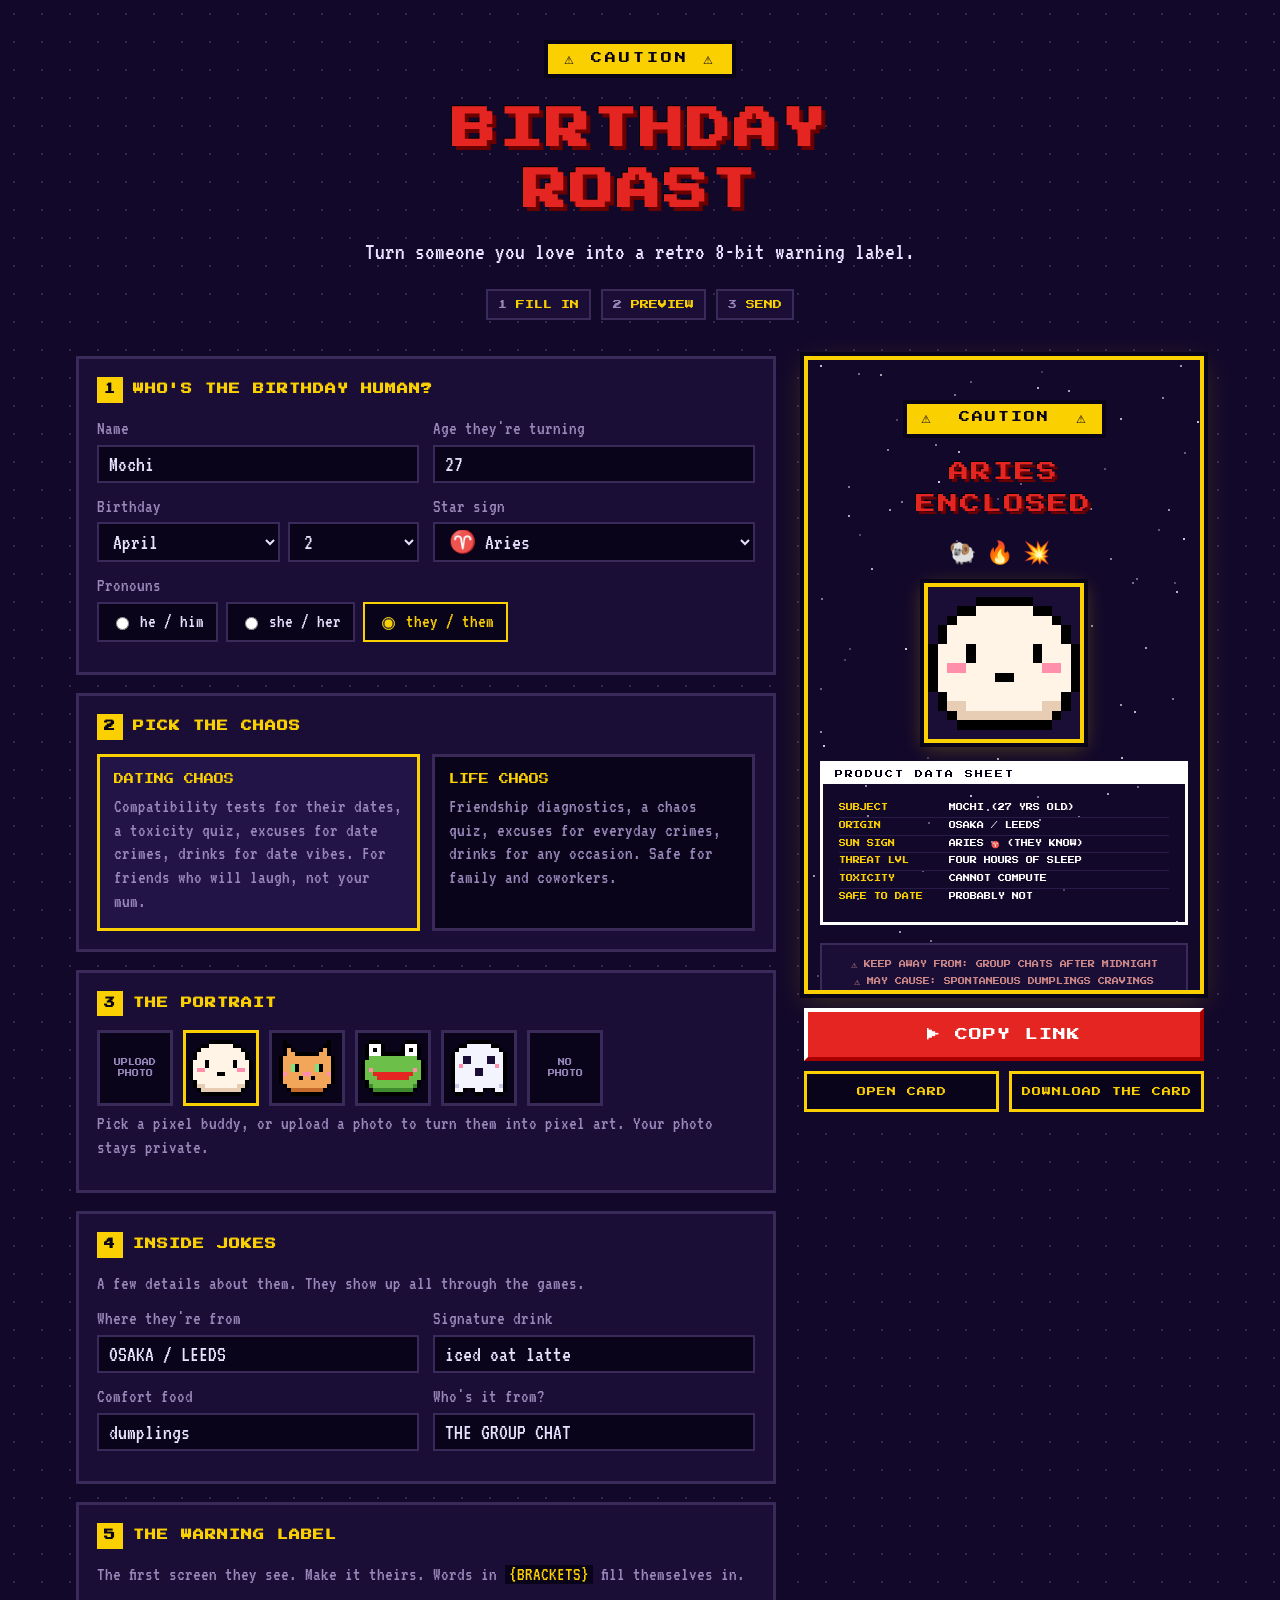
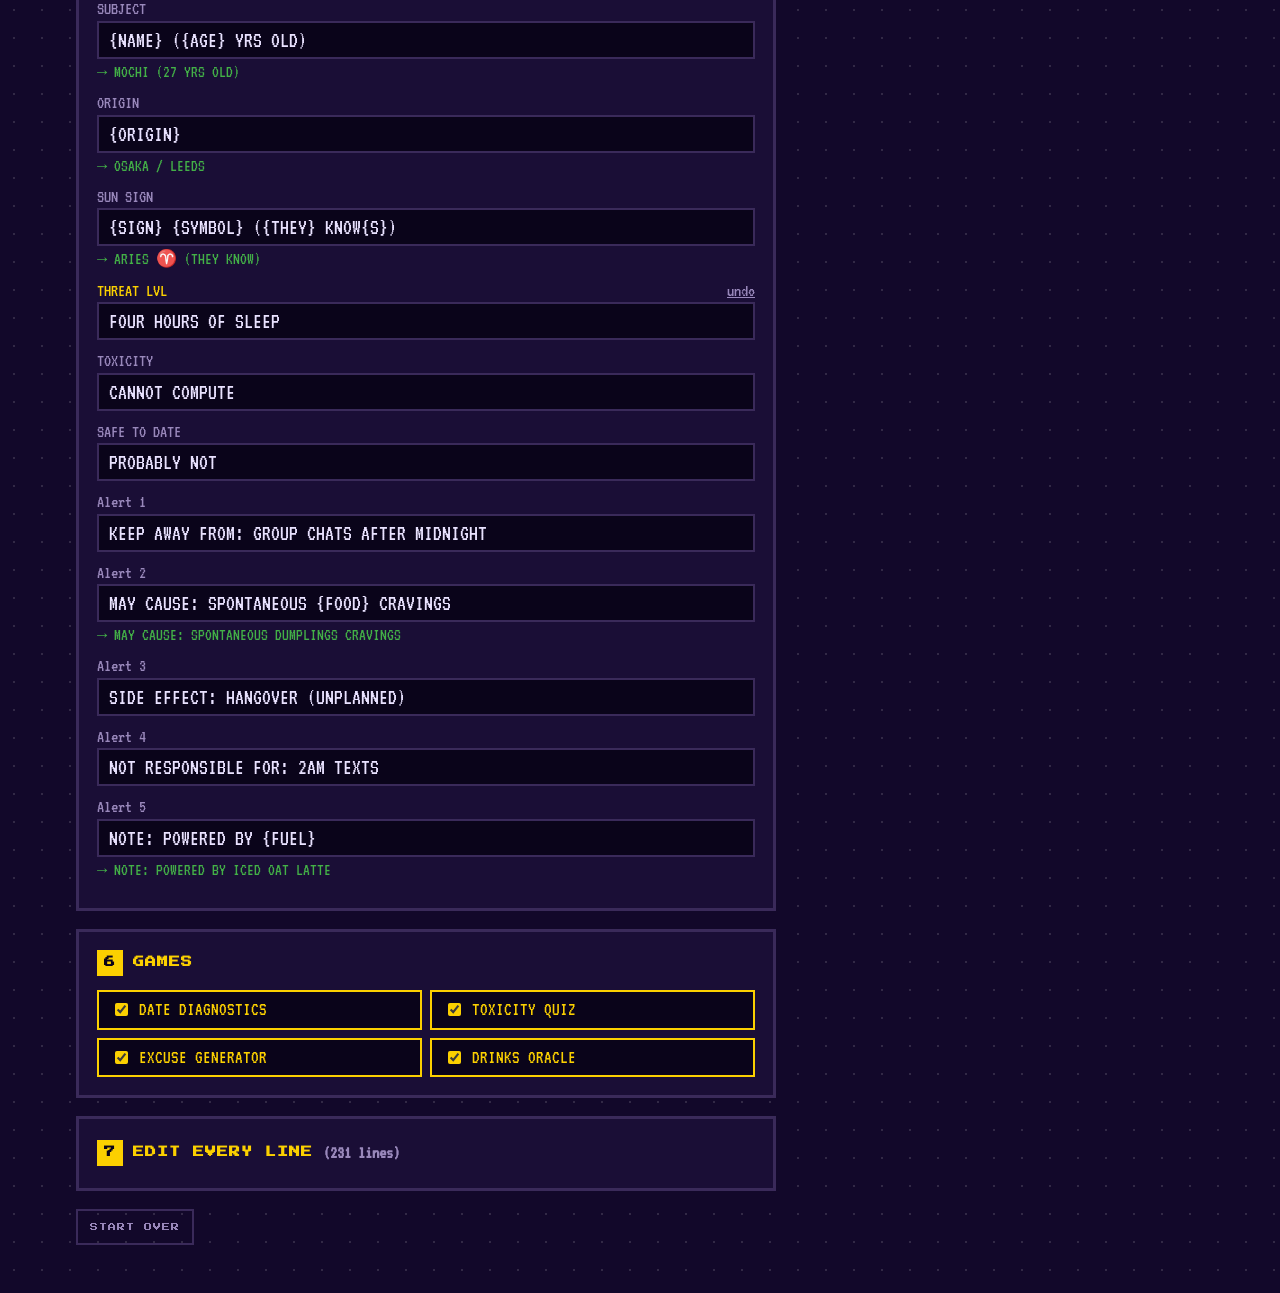
<file: index.html>
<!DOCTYPE html>
<html lang="en">
<head>
<meta charset="UTF-8">
<meta name="viewport" content="width=device-width, initial-scale=1.0">
<title>Birthday Roast · make a retro roast card</title>
<meta name="description" content="Turn someone you love into a retro 8-bit warning label.">
<link href="https://fonts.googleapis.com/css2?family=Press+Start+2P&family=VT323&display=swap" rel="stylesheet">
<link rel="stylesheet" href="src/maker.css">
</head>
<body>

<header class="top">
  <div class="badge">⚠ CAUTION ⚠</div>
  <h1>BIRTHDAY<br>ROAST</h1>
  <p class="tagline">Turn someone you love into a retro 8-bit warning label.</p>
  <ol class="steps"><li>FILL IN</li><li>PREVIEW</li><li>SEND</li></ol>
</header>

<main class="maker">
  <form class="form" id="form" autocomplete="off" onsubmit="return false">

    <section class="box">
      <h2><span>1</span> WHO'S THE BIRTHDAY HUMAN?</h2>
      <div class="grid2">
        <label>Name<input data-field="name" maxlength="30" placeholder="Mochi"></label>
        <label>Age they're turning<input data-field="age" type="number" min="1" max="149" inputmode="numeric"></label>
      </div>
      <div class="grid2">
        <label>Birthday
          <span class="pair">
            <select id="bday-month" aria-label="Birthday month"></select>
            <select id="bday-day" aria-label="Birthday day"></select>
          </span>
        </label>
        <label>Star sign<select data-field="sign" id="sign"></select></label>
      </div>
      <div class="field">
        <div class="label">Pronouns</div>
        <div class="pills" id="pronouns"></div>
      </div>
    </section>

    <section class="box">
      <h2><span>2</span> PICK THE CHAOS</h2>
      <div class="packs" id="packs"></div>
    </section>

    <section class="box">
      <h2><span>3</span> THE PORTRAIT</h2>
      <div class="avatars" id="avatars"></div>
      <input type="file" id="photo-file" accept="image/*" hidden>
      <p class="note">Pick a pixel buddy, or upload a photo to turn them into pixel art. Your photo stays private.</p>
    </section>

    <section class="box">
      <h2><span>4</span> INSIDE JOKES</h2>
      <p class="note">A few details about them. They show up all through the games.</p>
      <div class="grid2">
        <label>Where they're from<input data-field="origin" maxlength="40" placeholder="OSAKA / LEEDS"></label>
        <label>Signature drink<input data-field="fuel" maxlength="40" placeholder="iced oat latte"></label>
      </div>
      <div class="grid2">
        <label>Comfort food<input data-field="food" maxlength="40" placeholder="dumplings"></label>
        <label>Who's it from?<input data-field="from" maxlength="40" placeholder="THE GROUP CHAT"></label>
      </div>
    </section>

    <section class="box">
      <h2><span>5</span> THE WARNING LABEL</h2>
      <p class="note">The first screen they see. Make it theirs. Words in <code>{BRACKETS}</code> fill themselves in.</p>
      <div id="label-fields"></div>
    </section>

    <section class="box">
      <h2><span>6</span> GAMES</h2>
      <div class="checks" id="games"></div>
    </section>

    <details class="box editor" id="editor">
      <summary><h2><span>7</span> EDIT EVERY LINE <small id="line-count"></small></h2></summary>
      <div class="tokens">
        <p>Rewrite any joke. Words in brackets fill themselves in: <code>{Name}</code>, <code>{age}</code>, <code>{sign}</code>, <code>{fuel}</code>, <code>{food}</code>, <code>{from}</code>. Write <code>{NAME}</code> for capitals.</p>
        <p>For pronouns use <code>{they}</code>, <code>{them}</code>, <code>{their}</code>. Green text under a line shows what it will say.</p>
      </div>
      <div id="editor-groups"></div>
    </details>

    <button type="button" class="btn-ghost" id="reset">START OVER</button>
  </form>

  <aside class="side">
    <div class="phone">
      <iframe id="preview" src="card.html" title="Live preview of the card"></iframe>
    </div>
    <div class="actions">
      <button type="button" class="btn-main" id="copy">▶ COPY LINK</button>
      <div class="row">
        <a class="btn-sub" id="open" href="card.html" target="_blank" rel="noopener">OPEN CARD</a>
        <button type="button" class="btn-sub" id="download">DOWNLOAD THE CARD</button>
      </div>
      <p class="linkinfo" id="linkinfo"></p>
    </div>
  </aside>
</main>

<script src="src/packs.js"></script>
<script src="src/demo.js"></script>
<script src="src/codec.js"></script>
<script src="src/engine.js"></script>
<script src="src/pixelate.js"></script>
<script src="src/maker.js"></script>
</body>
</html>
</file>
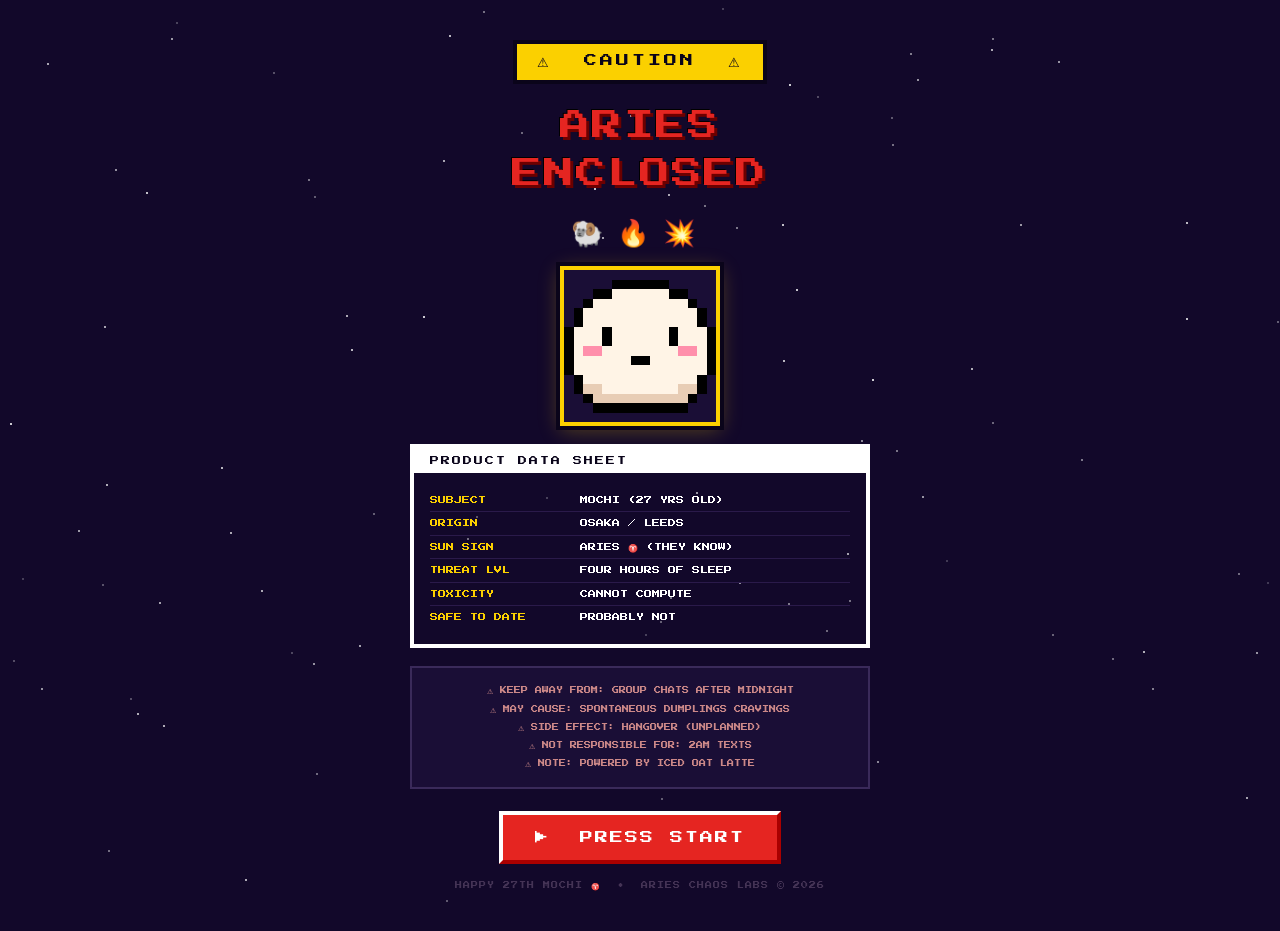
<file: card.html>
<!DOCTYPE html>
<html lang="en">
<head>
<meta charset="UTF-8">
<meta name="viewport" content="width=device-width, initial-scale=1.0">
<title>⚠️ WARNING: BIRTHDAY HUMAN ENCLOSED</title>
<meta name="description" content="A retro 8-bit birthday roast card. Press start.">
<link href="https://fonts.googleapis.com/css2?family=Press+Start+2P&display=swap" rel="stylesheet">
<link rel="stylesheet" href="src/card.css">
</head>
<body>
<!--
  The card player. It reads its config from (in order):
  1. window.CARD_CONFIG, injected into downloaded copies by the maker
  2. the URL hash, written by the maker's "copy link"
  3. the demo friend in src/demo.js
-->
<div class="stars" id="stars"></div>
<div id="app"></div>
<script src="src/packs.js"></script>
<script src="src/demo.js"></script>
<script src="src/codec.js"></script>
<script src="src/engine.js"></script>
</body>
</html>
</file>
<file: src/maker.css>
/*
 * [INPUT]: markup in index.html plus the dynamic bits built by maker.js
 * [OUTPUT]: the maker page look: same night-sky palette as the card, readable VT323 body text
 * [POS]: maker styling only; the card's look lives in card.css
 * [PROTOCOL]: keep colours in :root so the two pages stay visibly related
 */
*, *::before, *::after { box-sizing: border-box; }

:root {
  --red: #e52521;
  --blue: #049cd8;
  --yellow: #fbd000;
  --green: #43b047;
  --night: #12082a;
  --dark: #0a041a;
  --panel: #1a0e36;
  --panel-border: #3a2a5a;
  --text: #e9e2ff;
  --dim: #9988bb;
  --pixel: 'Press Start 2P', 'Courier New', monospace;
  --body: 'VT323', ui-monospace, 'Courier New', monospace;
}

html { -webkit-text-size-adjust: 100%; }
body {
  margin: 0;
  background: var(--night);
  background-image: radial-gradient(#ffffff22 1px, transparent 1px);
  background-size: 28px 28px;
  color: var(--text);
  font-family: var(--body);
  font-size: 21px;
  line-height: 1.25;
}
a { color: var(--yellow); }
code { font-family: var(--body); color: var(--yellow); background: var(--dark); padding: 0 4px; }

/* ---------- header ---------- */
.top { text-align: center; padding: 40px 16px 8px; max-width: 760px; margin: 0 auto; }
.badge {
  display: inline-block; background: var(--yellow); color: var(--dark); font-family: var(--pixel);
  font-size: 11px; letter-spacing: 3px; padding: 8px 16px; border: 4px solid var(--dark);
}
h1 {
  font-family: var(--pixel); color: var(--red); font-size: clamp(26px, 6vw, 44px); line-height: 1.4;
  letter-spacing: 3px; margin: 22px 0 14px; text-shadow: 4px 4px 0 #6b0000, -1px -1px 0 #000;
}
.tagline { margin: 6px 0; font-size: 24px; }
.dim { color: var(--dim); }
.steps {
  list-style: none; padding: 0; margin: 22px 0 0; display: flex; gap: 10px; justify-content: center;
  font-family: var(--pixel); font-size: 9px; color: var(--yellow); counter-reset: s; flex-wrap: wrap;
}
.steps li { counter-increment: s; border: 2px solid var(--panel-border); padding: 8px 10px; background: var(--panel); }
.steps li::before { content: counter(s) " "; color: var(--dim); }

/* ---------- layout ---------- */
.maker {
  display: grid; grid-template-columns: minmax(0, 1fr) 400px; gap: 28px;
  max-width: 1160px; margin: 28px auto 48px; padding: 0 16px;
}
.form { display: flex; flex-direction: column; gap: 18px; min-width: 0; }
.side { position: sticky; top: 16px; align-self: start; display: flex; flex-direction: column; gap: 14px; }

.box { background: var(--panel); border: 3px solid var(--panel-border); padding: 18px; }
h2 {
  font-family: var(--pixel); font-size: 11px; line-height: 1.8; color: var(--yellow); letter-spacing: 1px;
  margin: 0 0 14px; display: flex; gap: 10px; align-items: baseline;
}
h2 span { background: var(--yellow); color: var(--dark); padding: 3px 7px; }
h2 small { font-family: var(--body); font-size: 18px; color: var(--dim); letter-spacing: 0; }
.note { color: var(--dim); margin: 6px 0 12px; font-size: 19px; }

/* ---------- inputs ---------- */
label, .field { display: flex; flex-direction: column; gap: 4px; color: var(--dim); font-size: 19px; margin-bottom: 12px; min-width: 0; }
.label { color: var(--dim); }
input, select, textarea {
  font-family: var(--body); font-size: 22px; color: var(--text); background: var(--dark);
  border: 2px solid var(--panel-border); padding: 6px 10px; width: 100%; border-radius: 0;
}
textarea { resize: vertical; line-height: 1.15; }
input:focus, select:focus, textarea:focus { outline: none; border-color: var(--blue); }
:focus-visible { outline: 3px solid var(--blue); outline-offset: 2px; }
.grid2 { display: grid; grid-template-columns: 1fr 1fr; gap: 0 14px; }
.pair { display: grid; grid-template-columns: 1.4fr 1fr; gap: 8px; }

.pills { display: flex; gap: 8px; flex-wrap: wrap; }
.pill, .check {
  display: inline-flex; align-items: center; gap: 8px; cursor: pointer; margin: 0;
  border: 2px solid var(--panel-border); background: var(--dark); padding: 6px 12px; color: var(--text);
  flex-direction: row;
}
.pill input, .check input { width: auto; accent-color: var(--yellow); }
.pill:has(input:checked), .check:has(input:checked) { border-color: var(--yellow); color: var(--yellow); }
.checks { display: grid; grid-template-columns: 1fr 1fr; gap: 8px; }

/* ---------- pack cards ---------- */
.packs { display: grid; grid-template-columns: 1fr 1fr; gap: 12px; }
.pack {
  position: relative; border: 3px solid var(--panel-border); background: var(--dark); padding: 14px; cursor: pointer;
  display: flex; flex-direction: column; gap: 8px; margin: 0; color: var(--text);
}
/* Visually hidden but focusable. Width must be reset: the global input rule's 100% made the page scroll sideways. */
.pack input { position: absolute; top: 0; left: 0; width: 1px; height: 1px; opacity: 0; pointer-events: none; }
.pack b { font-family: var(--pixel); font-size: 10px; color: var(--yellow); line-height: 1.6; font-weight: normal; }
.pack span { font-size: 19px; color: var(--dim); }
.pack:has(input:checked) { border-color: var(--yellow); background: #221446; }
.pack:has(input:focus-visible) { outline: 3px solid var(--blue); }

/* ---------- avatars ---------- */
.avatars { display: flex; gap: 10px; flex-wrap: wrap; }
.avatar {
  width: 76px; height: 76px; border: 3px solid var(--panel-border); background: var(--dark); cursor: pointer;
  display: flex; align-items: center; justify-content: center; padding: 0; color: var(--dim);
  font-family: var(--pixel); font-size: 7px; line-height: 1.6; text-align: center;
}
.avatar img { width: 64px; height: 64px; image-rendering: pixelated; }
.avatar[aria-pressed="true"] { border-color: var(--yellow); color: var(--yellow); }

/* ---------- warning label + editor rows ---------- */
.line { margin-bottom: 10px; }
.line .k { font-size: 18px; color: var(--dim); display: flex; justify-content: space-between; gap: 8px; }
.line.changed .k { color: var(--yellow); }
.resolved { font-size: 17px; color: var(--green); margin-top: 2px; overflow-wrap: anywhere; }
.resolved:empty { display: none; }
.undo { background: none; border: 0; color: var(--dim); font-family: var(--body); font-size: 18px; cursor: pointer; text-decoration: underline; padding: 0; }
.editor summary { cursor: pointer; list-style: none; }
.editor summary::-webkit-details-marker { display: none; }
.editor summary h2 { margin: 0; }
.editor[open] summary h2 { margin-bottom: 14px; }
.tokens { border: 2px dashed var(--panel-border); padding: 4px 12px; margin-bottom: 14px; font-size: 19px; color: var(--dim); }
.group { border-top: 2px solid var(--panel-border); }
.group > summary { padding: 10px 0; font-family: var(--pixel); font-size: 9px; color: var(--text); line-height: 1.8; cursor: pointer; }
.group[open] > summary { color: var(--yellow); }

/* ---------- preview + actions ---------- */
.phone { border: 4px solid var(--yellow); box-shadow: 0 0 0 4px var(--dark), 0 8px 28px rgba(251, 208, 0, 0.18); background: var(--night); }
.phone iframe { display: block; width: 100%; height: min(70vh, 720px); border: 0; }
.actions { display: flex; flex-direction: column; gap: 10px; }
.row { display: grid; grid-template-columns: 1fr 1fr; gap: 10px; }
.btn-main, .btn-sub, .btn-ghost {
  font-family: var(--pixel); cursor: pointer; text-align: center; text-decoration: none; letter-spacing: 1px;
}
.btn-main {
  background: var(--red); color: #fff; border: 4px solid #fff; border-bottom-color: #aa0000; border-right-color: #aa0000;
  font-size: 13px; padding: 16px;
}
.btn-main:active { transform: translateY(2px); }
.btn-sub {
  background: var(--dark); color: var(--yellow); border: 3px solid var(--yellow); font-size: 9px; line-height: 1.7; padding: 10px 8px;
  display: flex; align-items: center; justify-content: center;
}
.btn-ghost { background: none; border: 2px solid var(--panel-border); color: var(--dim); font-size: 8px; padding: 12px; align-self: flex-start; }
.linkinfo { margin: 0; font-size: 18px; color: var(--yellow); }
.linkinfo:empty { display: none; }


/* ---------- small screens ---------- */
@media (max-width: 900px) {
  .maker { grid-template-columns: 1fr; }
  .side { position: static; }
  .phone iframe { height: 640px; }
  /* Keep the send buttons reachable while scrolling the long form on a phone. */
  .actions {
    position: fixed; left: 0; right: 0; bottom: 0; z-index: 5; background: var(--night);
    padding: 10px 16px calc(10px + env(safe-area-inset-bottom)); border-top: 3px solid var(--panel-border);
  }
  .actions .btn-main { padding: 12px; font-size: 11px; }
  .linkinfo { font-size: 16px; }
  body { padding-bottom: 190px; }
}
@media (max-width: 520px) {
  body { font-size: 20px; }
  .grid2, .packs, .checks { grid-template-columns: 1fr; }
  .box { padding: 14px; }
  h2 { font-size: 10px; }
  .avatar { width: 64px; height: 64px; }
  .avatar img { width: 52px; height: 52px; }
}
</file>
<file: src/card.css>
/*
 * [INPUT]: markup rendered by engine.js into #app
 * [OUTPUT]: the retro 8-bit look of the card (title, dashboard, four mini-games)
 * [POS]: card styling only; the maker has its own maker.css
 * [PROTOCOL]: if you rename a class here, update engine.js; then check src/folder.md
 */
*, *::before, *::after { box-sizing: border-box; margin: 0; padding: 0; }

:root {
  --red: #e52521;
  --blue: #049cd8;
  --yellow: #fbd000;
  --green: #43b047;
  --night: #12082a;
  --dark: #0a041a;
  --block: #c84b00;
  --block-lit: #f07030;
  --white: #ffffff;
  --gray: #777777;
  --coin: #f8c900;
  --panel: #1a0e36;
  --panel-border: #3a2a5a;
}

body {
  background: var(--night);
  font-family: 'Press Start 2P', 'Courier New', monospace;
  color: var(--white);
  min-height: 100vh;
  overflow-x: hidden;
}

.stars {
  position: fixed;
  inset: 0;
  z-index: 0;
  pointer-events: none;
}
.star {
  position: absolute;
  width: 2px;
  height: 2px;
  background: white;
}

#app {
  position: relative;
  z-index: 1;
  min-height: 100vh;
}

.screen {
  display: none;
  min-height: 100vh;
  padding: 20px;
  flex-direction: column;
  align-items: center;
}
.screen.active { display: flex; }

/* ======== HUD ======== */
.hud {
  display: flex;
  justify-content: space-between;
  width: 100%;
  max-width: 600px;
  font-size: 8px;
  color: var(--white);
  padding: 8px 0 16px;
  letter-spacing: 1px;
}
.hud-lives { color: var(--red); }
.hud-coins { color: var(--coin); }
.hud-world { color: var(--green); }

/* ======== TITLE SCREEN ======== */
#screen-title {
  justify-content: center;
  text-align: center;
  gap: 18px;
  padding-top: 40px;
  padding-bottom: 40px;
}

.badge-warning {
  background: var(--yellow);
  color: var(--dark);
  padding: 10px 20px;
  border: 4px solid var(--dark);
  font-size: 13px;
  letter-spacing: 3px;
  display: inline-block;
}

.title-big {
  font-size: clamp(20px, 5vw, 30px);
  color: var(--red);
  line-height: 1.6;
  letter-spacing: 2px;
  text-shadow:
    3px 3px 0 #6b0000,
    -1px -1px 0 #000;
}

.fish-row {
  font-size: 26px;
  letter-spacing: 14px;
}

.warning-card {
  border: 4px solid var(--white);
  max-width: 460px;
  width: 100%;
  text-align: left;
}

.warning-card-head {
  background: var(--white);
  color: var(--dark);
  padding: 8px 16px;
  font-size: 9px;
  letter-spacing: 2px;
}

.warning-body {
  padding: 16px;
  display: flex;
  flex-direction: column;
  gap: 0;
}

.wrow {
  display: flex;
  font-size: 8px;
  line-height: 2.8;
  border-bottom: 1px solid #2a1a4a;
}
.wrow:last-child { border-bottom: none; }
.wlabel {
  color: var(--yellow);
  min-width: 150px;
}
.wval { color: var(--white); }

.alerts-box {
  border: 2px solid #3a2a5a;
  padding: 14px 16px;
  max-width: 460px;
  width: 100%;
  background: var(--panel);
}
.alert-line {
  font-size: 7px;
  color: #cc8888;
  line-height: 2.6;
}
.alert-line::before { content: '⚠ '; }

.btn-start {
  font-family: 'Press Start 2P', monospace;
  background: var(--red);
  color: var(--white);
  border: 4px solid var(--white);
  border-bottom: 4px solid #aa0000;
  border-right: 4px solid #aa0000;
  padding: 16px 32px;
  font-size: 13px;
  cursor: pointer;
  letter-spacing: 2px;
  animation: blink-btn 1.1s step-end infinite;
  margin-top: 4px;
}
.btn-start:hover { background: #ff3a3a; }
.btn-start:active { transform: translateY(2px); border-bottom-width: 2px; }

@keyframes blink-btn {
  0%, 100% { opacity: 1; }
  50% { opacity: 0.65; }
}

.copyright-txt {
  font-size: 7px;
  color: #443355;
  letter-spacing: 1px;
}

/* ======== DASHBOARD ======== */
#screen-dash {
  padding-top: 20px;
  gap: 0;
}

.dash-inner {
  max-width: 600px;
  width: 100%;
  display: flex;
  flex-direction: column;
  gap: 20px;
}

.section-head {
  text-align: center;
  font-size: 12px;
  color: var(--yellow);
  letter-spacing: 2px;
  padding-bottom: 12px;
  border-bottom: 3px solid var(--yellow);
}
.section-sub {
  font-size: 7px;
  color: var(--gray);
  margin-top: 8px;
  text-align: center;
}

.intro-text {
  text-align: center;
  font-size: 7px;
  color: #9988bb;
  line-height: 2.5;
  padding: 4px 0;
}

.tool-grid {
  display: grid;
  grid-template-columns: repeat(2, 1fr);
  gap: 14px;
}

.tool-block {
  background: var(--block);
  border: 4px solid #000;
  border-top: 4px solid var(--block-lit);
  border-left: 4px solid var(--block-lit);
  padding: 18px 10px 16px;
  cursor: pointer;
  text-align: center;
  display: flex;
  flex-direction: column;
  align-items: center;
  gap: 12px;
  transition: transform 0.08s;
  min-height: 120px;
  justify-content: center;
}
.tool-block:hover { transform: translateY(-3px) scale(1.02); }
.tool-block:active {
  transform: translateY(2px);
  border-top: 4px solid #000;
  border-left: 4px solid #000;
  border-bottom: 4px solid var(--block-lit);
  border-right: 4px solid var(--block-lit);
}

.tool-icon { font-size: 26px; }
.tool-name {
  font-size: 7px;
  color: var(--yellow);
  line-height: 1.8;
}

.dash-footer {
  text-align: center;
  font-size: 7px;
  color: #443355;
  padding-bottom: 20px;
  line-height: 2.4;
}
.dash-footer span { color: var(--red); }

/* ======== TOOL SCREENS ======== */
.tool-screen {
  max-width: 600px;
  width: 100%;
  display: flex;
  flex-direction: column;
  gap: 18px;
  padding-bottom: 40px;
}

.tool-head {
  display: flex;
  align-items: center;
  gap: 14px;
  padding-bottom: 14px;
  border-bottom: 3px solid var(--yellow);
}

.btn-back {
  font-family: 'Press Start 2P', monospace;
  background: transparent;
  border: 2px solid var(--gray);
  color: var(--gray);
  font-size: 7px;
  padding: 8px 10px;
  cursor: pointer;
  white-space: nowrap;
}
.btn-back:hover { border-color: var(--white); color: var(--white); }

.tool-title-txt {
  font-size: 10px;
  color: var(--yellow);
  letter-spacing: 1px;
}

.hint-txt {
  font-size: 7px;
  color: #9988bb;
  line-height: 2.4;
}

/* ======== COMPATIBILITY ======== */
.trait-category { display: flex; flex-direction: column; gap: 10px; }
.trait-label {
  font-size: 7px;
  color: var(--yellow);
  letter-spacing: 2px;
  border-left: 3px solid var(--yellow);
  padding-left: 10px;
}
.trait-opts {
  display: grid;
  grid-template-columns: repeat(2, 1fr);
  gap: 7px;
}
.trait-opt {
  background: var(--panel);
  border: 3px solid var(--panel-border);
  padding: 12px 10px;
  text-align: center;
  cursor: pointer;
  font-size: 6px;
  color: var(--white);
  line-height: 2;
  transition: all 0.1s;
}
.trait-opt:hover { background: #2a1a50; border-color: var(--blue); }
.trait-opt.selected { background: #001a40; border-color: var(--blue); color: var(--blue); }

.btn-diagnose {
  font-family: 'Press Start 2P', monospace;
  background: var(--red);
  color: var(--white);
  border: 4px solid #fff;
  border-bottom: 4px solid #aa0000;
  border-right: 4px solid #aa0000;
  font-size: 11px;
  padding: 16px 28px;
  cursor: pointer;
  letter-spacing: 2px;
  display: none;
  align-self: center;
}
.btn-diagnose.visible { display: block; }
.btn-diagnose:hover { background: #ff3a3a; }
.btn-diagnose:active { transform: translateY(2px); }

.trait-results { display: none; flex-direction: column; gap: 0; }
.trait-results.visible { display: flex; }

.trait-results-header {
  background: var(--yellow);
  color: var(--dark);
  font-size: 8px;
  padding: 10px 16px;
  letter-spacing: 3px;
  text-align: center;
}

.trait-result-row {
  border-left: 6px solid var(--white);
  border-bottom: 2px solid #1a1a2a;
  padding: 16px 16px 16px 18px;
  display: flex;
  flex-direction: column;
  gap: 10px;
  background: #0f0820;
}
.trait-result-row.ok    { border-left-color: var(--green); }
.trait-result-row.mid   { border-left-color: var(--yellow); }
.trait-result-row.bad   { border-left-color: #e86a17; }
.trait-result-row.chaos { border-left-color: var(--red); }

.tr-top { display: flex; justify-content: space-between; align-items: flex-start; gap: 10px; }
.tr-left { display: flex; flex-direction: column; gap: 6px; }
.tr-cat { font-size: 6px; color: var(--gray); letter-spacing: 2px; }
.tr-choice { font-size: 8px; color: var(--white); }
.tr-verdict { font-size: 8px; color: #ddccff; line-height: 2.4; padding-top: 4px; border-top: 1px solid #2a1a4a; }
.tr-score {
  font-size: 6px;
  white-space: nowrap;
  padding: 5px 10px;
  letter-spacing: 1px;
  flex-shrink: 0;
}
.tr-score.ok    { background: var(--green); color: var(--dark); }
.tr-score.mid   { background: var(--yellow); color: var(--dark); }
.tr-score.bad   { background: #e86a17; color: var(--white); }
.tr-score.chaos { background: var(--red); color: var(--white); }

.diag-screen {
  display: none;
  flex-direction: column;
  align-items: center;
  gap: 16px;
  text-align: center;
  border: 5px solid;
  padding: 28px 20px;
  margin-top: 8px;
}
.diag-screen.visible { display: flex; }
.diag-title { font-size: 16px; line-height: 1.8; letter-spacing: 2px; }
.diag-score-wrap {
  display: flex;
  flex-direction: column;
  align-items: center;
  gap: 6px;
}
.diag-score-num { font-size: 52px; line-height: 1; }
.diag-score-lbl { font-size: 6px; letter-spacing: 2px; }
.diag-prognosis { font-size: 7px; line-height: 2.6; max-width: 420px; }
.diag-cert { font-size: 6px; color: var(--gray); border-top: 1px solid; padding-top: 10px; line-height: 2; width: 100%; }

.btn-reset-compat {
  font-family: 'Press Start 2P', monospace;
  background: transparent;
  border: 3px solid var(--gray);
  color: var(--gray);
  font-size: 7px;
  padding: 10px 16px;
  cursor: pointer;
}
.btn-reset-compat:hover { border-color: var(--white); color: var(--white); }

/* ======== QUIZ ======== */
.quiz-progress-bar {
  font-size: 7px;
  color: var(--gray);
  display: flex;
  justify-content: space-between;
  align-items: center;
}
.progress-dots {
  display: flex;
  gap: 6px;
}
.dot {
  width: 10px;
  height: 10px;
  background: #333;
  border: 2px solid #555;
}
.dot.done { background: var(--yellow); border-color: var(--yellow); }
.dot.active { background: var(--white); border-color: var(--white); }

.quiz-q-box {
  background: var(--panel);
  border: 3px solid var(--blue);
  padding: 18px;
  font-size: 9px;
  line-height: 2;
  color: var(--white);
}

.answers-list {
  display: flex;
  flex-direction: column;
  gap: 8px;
}

.answer-btn {
  font-family: 'Press Start 2P', monospace;
  background: #1a0e36;
  border: 3px solid var(--panel-border);
  color: var(--white);
  font-size: 7px;
  padding: 14px 16px;
  text-align: left;
  cursor: pointer;
  line-height: 2;
  transition: all 0.1s;
}
.answer-btn:hover { background: #2a1a50; border-color: var(--yellow); color: var(--yellow); }

.quiz-result-panel {
  display: none;
  flex-direction: column;
  gap: 16px;
  align-items: center;
  text-align: center;
}
.quiz-result-panel.visible { display: flex; }

.quiz-result-title {
  font-size: 14px;
  line-height: 1.8;
  letter-spacing: 1px;
}

.score-box {
  border: 4px solid var(--red);
  background: #1f0000;
  padding: 24px 40px;
  display: flex;
  flex-direction: column;
  align-items: center;
  gap: 8px;
}
.score-big { font-size: 40px; color: var(--yellow); }
.score-lbl { font-size: 7px; color: var(--gray); letter-spacing: 1px; }
.quiz-result-desc { font-size: 8px; color: #cc8888; line-height: 2.4; max-width: 440px; }

.btn-play-again {
  font-family: 'Press Start 2P', monospace;
  background: var(--green);
  color: var(--dark);
  border: 4px solid var(--dark);
  font-size: 10px;
  padding: 14px 28px;
  cursor: pointer;
  letter-spacing: 1px;
}
.btn-play-again:hover { background: #55dd55; }

/* ======== EXCUSE GENERATOR ======== */
.situation-grid {
  display: grid;
  grid-template-columns: repeat(2, 1fr);
  gap: 10px;
}

.situation-tile {
  background: var(--panel);
  border: 3px solid var(--panel-border);
  padding: 18px 12px;
  cursor: pointer;
  text-align: center;
  font-size: 7px;
  color: var(--white);
  line-height: 2.2;
  transition: all 0.12s;
}
.situation-tile:hover { border-color: var(--yellow); background: #2a1a50; color: var(--yellow); }
.situation-tile:active { transform: scale(0.97); }

.excuse-panel {
  display: none;
  background: #071a07;
  border: 4px solid var(--green);
  padding: 20px;
  flex-direction: column;
  gap: 14px;
}
.excuse-panel.visible { display: flex; }

.excuse-crime {
  font-size: 7px;
  color: var(--gray);
  letter-spacing: 1px;
  border-bottom: 1px solid #1a3a1a;
  padding-bottom: 10px;
}

.excuse-body {
  font-size: 9px;
  color: var(--green);
  line-height: 2.4;
}

.excuse-cert {
  font-size: 6px;
  color: #446644;
  border-top: 1px solid #1a3a1a;
  padding-top: 10px;
  line-height: 2;
}

.btn-another {
  font-family: 'Press Start 2P', monospace;
  background: var(--green);
  color: var(--dark);
  border: 3px solid var(--dark);
  font-size: 7px;
  padding: 10px 14px;
  cursor: pointer;
  align-self: flex-start;
}
.btn-another:hover { background: #55dd55; }

/* ======== DRINKS ORACLE ======== */
.vibe-grid {
  display: grid;
  grid-template-columns: repeat(2, 1fr);
  gap: 8px;
}
.vibe-tile {
  background: var(--panel);
  border: 3px solid var(--panel-border);
  padding: 14px 10px;
  cursor: pointer;
  text-align: center;
  font-size: 6px;
  color: var(--white);
  line-height: 2.2;
  transition: all 0.1s;
}
.vibe-tile:hover { background: #1a0020; border-color: #cc44ff; color: #cc44ff; }
.vibe-tile:active { transform: scale(0.97); }

.drinks-result {
  display: none;
  flex-direction: column;
  gap: 14px;
}
.drinks-result.visible { display: flex; }

.drinks-header {
  font-size: 8px;
  color: #cc44ff;
  letter-spacing: 2px;
  text-align: center;
  border: 3px solid #cc44ff;
  padding: 10px;
  background: #1a0020;
}

.drink-card {
  border: 3px solid var(--panel-border);
  padding: 14px;
  display: flex;
  flex-direction: column;
  gap: 8px;
  background: var(--panel);
}
.drink-who { font-size: 6px; color: var(--yellow); letter-spacing: 2px; }
.drink-name { font-size: 12px; color: var(--white); line-height: 1.8; }
.drink-why { font-size: 7px; color: #aaaaaa; line-height: 2.4; }

.drink-warning {
  border: 3px solid var(--red);
  background: #1f0000;
  padding: 14px;
  font-size: 7px;
  color: #ff8888;
  line-height: 2.4;
}
.drink-warning::before { content: '⚠ WARNING: '; color: var(--red); }

.btn-new-vibe {
  font-family: 'Press Start 2P', monospace;
  background: transparent;
  border: 3px solid #cc44ff;
  color: #cc44ff;
  font-size: 7px;
  padding: 10px 16px;
  cursor: pointer;
  align-self: flex-start;
}
.btn-new-vibe:hover { background: #1a0030; }
::-webkit-scrollbar { width: 6px; }
::-webkit-scrollbar-track { background: var(--dark); }
::-webkit-scrollbar-thumb { background: var(--block); }


/* ======== PIXEL ART PORTRAIT ======== */
.portrait {
  background: var(--panel);
  width: 160px;
  height: 160px;
  border: 4px solid var(--yellow);
  box-shadow: 0 0 0 4px var(--dark), 0 4px 20px rgba(251, 208, 0, 0.3);
  image-rendering: pixelated;
  image-rendering: crisp-edges;
}

/* ======== MOBILE FOUNDATIONS ======== */
html {
  -webkit-text-size-adjust: 100%;
  text-size-adjust: 100%;
}

body {
  -webkit-tap-highlight-color: transparent;
  overscroll-behavior-y: contain;
}

button, .tool-block, .trait-opt, .situation-tile, .vibe-tile, .answer-btn {
  -webkit-touch-callout: none;
  -webkit-user-select: none;
  user-select: none;
  touch-action: manipulation;
}

/* ======== RESPONSIVE: TABLETS & LARGE PHONES ======== */
@media (max-width: 640px) {
  .screen { padding: 16px; padding-top: env(safe-area-inset-top, 16px); padding-bottom: env(safe-area-inset-bottom, 16px); }

  .hud { font-size: 9px; padding: 10px 0 14px; }

  .tool-grid { gap: 10px; }
  .tool-block { padding: 16px 8px 14px; min-height: 110px; }
  .tool-name { font-size: 8px; }
  .tool-icon { font-size: 24px; }

  .trait-opt { padding: 14px 10px; font-size: 7px; }

  .section-head { font-size: 11px; }
  .hint-txt { font-size: 8px; line-height: 2.2; }
  .intro-text { font-size: 8px; }

  .answer-btn { padding: 16px; font-size: 8px; }

  .quiz-q-box { font-size: 10px; padding: 16px; }

  .situation-tile { padding: 16px 12px; font-size: 8px; }

  .vibe-tile { padding: 16px 10px; font-size: 7px; }

  .drink-name { font-size: 11px; }
  .drink-why { font-size: 8px; }
  .drink-warning { font-size: 8px; }

  .diag-score-num { font-size: 44px; }
  .diag-prognosis { font-size: 8px; }
  .diag-title { font-size: 14px; }

  .alert-line { font-size: 8px; }

  .tr-verdict { font-size: 9px; line-height: 2.2; }
  .tr-choice { font-size: 9px; }
}

/* ======== RESPONSIVE: PHONES ======== */
@media (max-width: 480px) {
  .screen { padding: 12px; padding-left: max(12px, env(safe-area-inset-left)); padding-right: max(12px, env(safe-area-inset-right)); }

  .title-big { font-size: 20px; }

  .badge-warning { font-size: 11px; padding: 8px 14px; letter-spacing: 2px; }

  .fish-row { font-size: 22px; letter-spacing: 10px; }

  .warning-card { border-width: 3px; }
  .warning-card-head { font-size: 8px; padding: 6px 12px; }
  .wrow { flex-wrap: wrap; line-height: 2.4; gap: 0; }
  .wlabel { min-width: 110px; font-size: 7px; }
  .wval { font-size: 7px; }

  .alerts-box { padding: 12px; }
  .alert-line { font-size: 7px; line-height: 2.4; }

  .btn-start { padding: 14px 24px; font-size: 12px; }

  .hud { font-size: 8px; flex-wrap: wrap; gap: 4px; }

  .section-head { font-size: 10px; }
  .section-sub { font-size: 7px; }
  .intro-text { font-size: 7px; line-height: 2.8; }

  .tool-grid { grid-template-columns: repeat(2, 1fr); gap: 8px; }
  .tool-block { padding: 14px 6px 12px; min-height: 100px; gap: 8px; }
  .tool-name { font-size: 7px; line-height: 1.6; }
  .tool-icon { font-size: 22px; }

  .tool-head { gap: 10px; }
  .tool-title-txt { font-size: 9px; }
  .btn-back { font-size: 7px; padding: 6px 8px; }

  .hint-txt { font-size: 7px; }

  .trait-label { font-size: 7px; }
  .trait-opts { grid-template-columns: repeat(2, 1fr); gap: 6px; }
  .trait-opt { padding: 12px 8px; font-size: 6px; line-height: 2.2; }

  .btn-diagnose { font-size: 10px; padding: 14px 20px; }

  .trait-results-header { font-size: 7px; padding: 8px 12px; }
  .tr-top { flex-direction: column; gap: 6px; }
  .tr-score { align-self: flex-start; }
  .tr-cat { font-size: 6px; }
  .tr-choice { font-size: 8px; }
  .tr-verdict { font-size: 8px; line-height: 2.2; }
  .trait-result-row { padding: 12px; }

  .diag-screen { padding: 20px 14px; }
  .diag-title { font-size: 13px; }
  .diag-score-num { font-size: 38px; }
  .diag-prognosis { font-size: 7px; line-height: 2.6; }
  .diag-cert { font-size: 6px; }

  .quiz-progress-bar { font-size: 7px; }
  .quiz-q-box { font-size: 9px; padding: 14px; }
  .answer-btn { padding: 14px; font-size: 7px; line-height: 2.2; }

  .score-box { padding: 20px 28px; }
  .score-big { font-size: 32px; }
  .quiz-result-title { font-size: 12px; }
  .quiz-result-desc { font-size: 8px; }
  .btn-play-again { font-size: 9px; padding: 12px 22px; }

  .situation-grid { grid-template-columns: 1fr; gap: 8px; }
  .situation-tile { padding: 14px 12px; font-size: 8px; }

  .excuse-panel { padding: 16px; }
  .excuse-crime { font-size: 7px; }
  .excuse-body { font-size: 9px; line-height: 2.2; }
  .excuse-cert { font-size: 6px; }
  .btn-another { font-size: 7px; padding: 10px 12px; }

  .vibe-grid { grid-template-columns: 1fr; gap: 8px; }
  .vibe-tile { padding: 14px 10px; font-size: 7px; }

  .drinks-header { font-size: 7px; padding: 8px; }
  .drink-card { padding: 12px; }
  .drink-who { font-size: 6px; }
  .drink-name { font-size: 10px; }
  .drink-why { font-size: 7px; line-height: 2.4; }
  .drink-warning { padding: 12px; font-size: 7px; }
  .btn-new-vibe { font-size: 7px; padding: 8px 12px; }

  .dash-footer { font-size: 6px; padding-bottom: 16px; }
  .copyright-txt { font-size: 6px; }
}

/* ======== RESPONSIVE: VERY SMALL PHONES ======== */
@media (max-width: 360px) {
  .title-big { font-size: 17px; }
  .badge-warning { font-size: 9px; padding: 6px 10px; letter-spacing: 1px; }
  .fish-row { font-size: 18px; letter-spacing: 6px; }

  .tool-grid { grid-template-columns: 1fr; gap: 8px; }
  .tool-block { flex-direction: row; min-height: auto; padding: 14px 12px; gap: 12px; justify-content: flex-start; }
  .tool-name { text-align: left; }

  .wrow { flex-direction: column; gap: 2px; line-height: 2; padding: 4px 0; }
  .wlabel { min-width: auto; }

  .trait-opts { grid-template-columns: 1fr; }
  .vibe-grid { grid-template-columns: 1fr; }

  .btn-start { padding: 12px 18px; font-size: 11px; }
  .btn-diagnose { font-size: 9px; padding: 12px 16px; }

  .section-head { font-size: 9px; }
  .diag-title { font-size: 11px; }
  .diag-score-num { font-size: 32px; }

  .quiz-result-title { font-size: 11px; }
  .score-big { font-size: 28px; }
}

/* ======== TOUCH STATES (hover only on hover-capable) ======== */
@media (hover: hover) and (pointer: fine) {
  .tool-block:hover { transform: translateY(-3px) scale(1.02); }
  .btn-start:hover { background: #ff3a3a; }
  .trait-opt:hover { background: #2a1a50; border-color: var(--blue); }
  .answer-btn:hover { background: #2a1a50; border-color: var(--yellow); color: var(--yellow); }
  .situation-tile:hover { border-color: var(--yellow); background: #2a1a50; color: var(--yellow); }
  .vibe-tile:hover { background: #1a0020; border-color: #cc44ff; color: #cc44ff; }
  .btn-back:hover { border-color: var(--white); color: var(--white); }
  .btn-another:hover { background: #55dd55; }
  .btn-play-again:hover { background: #55dd55; }
  .btn-new-vibe:hover { background: #1a0030; }
  .btn-reset-compat:hover { border-color: var(--white); color: var(--white); }
  .btn-diagnose:hover { background: #ff3a3a; }
}

/* Disable hover effects on touch devices */
@media (hover: none) {
  .tool-block:hover { transform: none; }
  .btn-start:hover { background: var(--red); }

  .tool-block:active { transform: scale(0.96); }
  .trait-opt:active { background: #2a1a50; border-color: var(--blue); }
  .answer-btn:active { background: #2a1a50; border-color: var(--yellow); color: var(--yellow); }
  .situation-tile:active { transform: scale(0.96); border-color: var(--yellow); }
  .vibe-tile:active { transform: scale(0.96); border-color: #cc44ff; }
  .btn-start:active { background: #ff3a3a; transform: scale(0.96); }
}

/* ======== ADDED FOR THE TEMPLATE ======== */
.title-wrap { display: flex; flex-direction: column; align-items: center; gap: 18px; max-width: 480px; width: 100%; }
.dash-from { color: var(--yellow); margin-top: 10px; display: block; }
.card-error {
  max-width: 460px; margin: 60px auto; padding: 20px; border: 4px solid var(--red);
  background: #1f0000; font-size: 8px; line-height: 2.4; color: #ff8888; text-align: center;
}
.card-error a { color: var(--yellow); }
</file>
